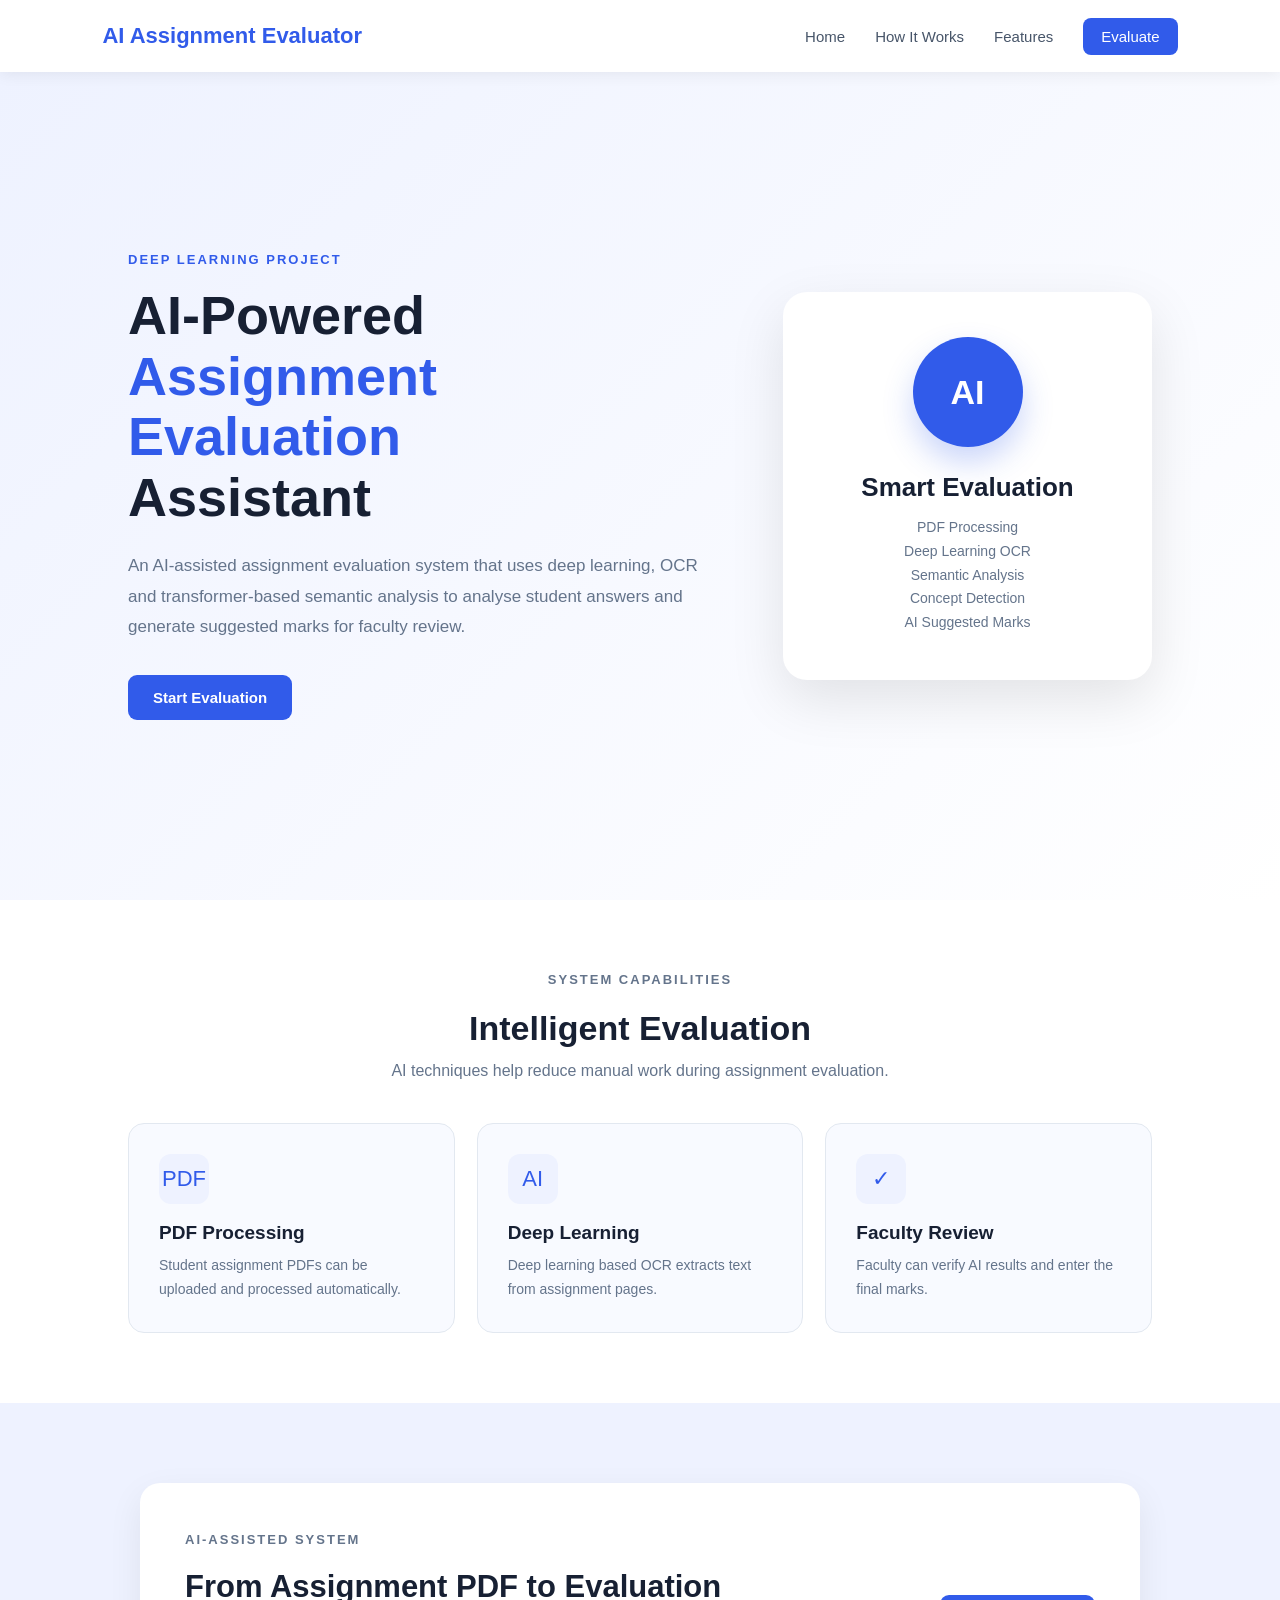
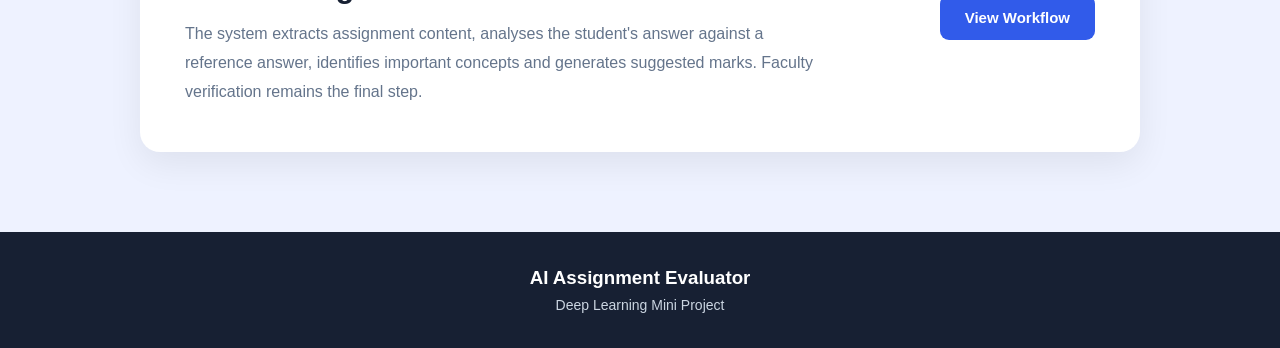
<file: index.html>
<!DOCTYPE html>
<html lang="en">

<head>

    <meta charset="UTF-8">

    <meta name="viewport" content="width=device-width, initial-scale=1.0">

    <title>AI Assignment Evaluator</title>

    <style>

        * {
            margin: 0;
            padding: 0;
            box-sizing: border-box;
        }

        body {
            font-family: Arial, sans-serif;
            background: #f6f8ff;
            color: #172033;
        }

        /* ================= NAVBAR ================= */

        .navbar {
            height: 72px;
            background: white;
            display: flex;
            align-items: center;
            justify-content: space-between;
            padding: 0 8%;
            box-shadow: 0 2px 15px rgba(0, 0, 0, 0.07);
            position: sticky;
            top: 0;
            z-index: 100;
        }

        .logo {
            font-size: 22px;
            font-weight: bold;
            color: #315bea;
        }

        .nav-links {
            display: flex;
            align-items: center;
            gap: 30px;
        }

        .nav-links a {
            text-decoration: none;
            color: #475569;
            font-size: 15px;
            font-weight: 500;
            transition: 0.2s;
        }

        .nav-links a:hover {
            color: #315bea;
        }

        .nav-evaluate {
            background: #315bea;
            color: white !important;
            padding: 10px 18px;
            border-radius: 8px;
        }

        .nav-evaluate:hover {
            background: #2448c7;
        }


        /* ================= HERO ================= */

        .hero {
            min-height: calc(100vh - 72px);
            display: flex;
            align-items: center;
            justify-content: space-between;
            gap: 60px;
            padding: 70px 10%;
            background:
                linear-gradient(
                    135deg,
                    #eef2ff,
                    #ffffff
                );
        }

        .hero-content {
            max-width: 650px;
        }

        .tag {
            color: #315bea;
            font-size: 13px;
            font-weight: bold;
            letter-spacing: 2px;
            margin-bottom: 18px;
        }

        .hero h1 {
            font-size: 54px;
            line-height: 1.12;
            margin-bottom: 24px;
        }

        .hero h1 span {
            display: block;
            color: #315bea;
        }

        .hero-description {
            color: #64748b;
            font-size: 17px;
            line-height: 1.8;
            max-width: 590px;
        }


        /* ================= BUTTONS ================= */

        .hero-buttons {
            display: flex;
            gap: 15px;
            margin-top: 32px;
        }

        .btn {
            display: inline-block;
            padding: 14px 25px;
            border-radius: 9px;
            text-decoration: none;
            border: none;
            cursor: pointer;
            font-size: 15px;
            font-weight: 600;
            transition: 0.2s;
        }

        .primary-btn {
            background: #315bea;
            color: white;
        }

        .primary-btn:hover {
            background: #2448c7;
            transform: translateY(-2px);
        }

        .secondary-btn {
            background: white;
            color: #315bea;
            border: 1px solid #d6def5;
        }

        .secondary-btn:hover {
            background: #eef2ff;
        }


        /* ================= AI CARD ================= */

        .hero-card {
            width: 370px;
            background: white;
            padding: 45px 35px;
            border-radius: 24px;
            text-align: center;
            box-shadow:
                0 20px 55px rgba(0, 0, 0, 0.10);
        }

        .ai-circle {
            width: 110px;
            height: 110px;
            margin: auto auto 25px;
            border-radius: 50%;
            background: #315bea;
            color: white;

            display: flex;
            align-items: center;
            justify-content: center;

            font-size: 34px;
            font-weight: bold;

            box-shadow:
                0 15px 30px rgba(49, 91, 234, 0.25);
        }

        .hero-card h2 {
            font-size: 26px;
            margin-bottom: 13px;
        }

        .hero-card p {
            color: #64748b;
            line-height: 1.7;
            font-size: 14px;
        }


        /* ================= QUICK FEATURES ================= */

        .quick-section {
            background: white;
            padding: 70px 10%;
        }

        .section-title {
            text-align: center;
            margin-bottom: 40px;
        }

        .section-title h2 {
            font-size: 34px;
            margin-bottom: 10px;
        }

        .section-title p {
            color: #64748b;
            line-height: 1.6;
        }

        .quick-grid {
            display: grid;
            grid-template-columns: repeat(3, 1fr);
            gap: 22px;
        }

        .quick-card {
            padding: 30px;
            background: #f8faff;
            border: 1px solid #e2e8f0;
            border-radius: 16px;
            transition: 0.2s;
        }

        .quick-card:hover {
            transform: translateY(-5px);
            box-shadow:
                0 12px 30px rgba(0, 0, 0, 0.07);
        }

        .quick-icon {
            width: 50px;
            height: 50px;
            border-radius: 12px;
            background: #eef2ff;
            color: #315bea;

            display: flex;
            align-items: center;
            justify-content: center;

            font-size: 22px;
            margin-bottom: 18px;
        }

        .quick-card h3 {
            margin-bottom: 10px;
            font-size: 19px;
        }

        .quick-card p {
            color: #64748b;
            font-size: 14px;
            line-height: 1.7;
        }


        /* ================= PROJECT INFO ================= */

        .info-section {
            padding: 80px 10%;
            background: #eef2ff;
        }

        .info-box {
            max-width: 1000px;
            margin: auto;
            background: white;
            border-radius: 20px;
            padding: 45px;

            display: flex;
            align-items: center;
            justify-content: space-between;
            gap: 40px;

            box-shadow:
                0 12px 35px rgba(0, 0, 0, 0.07);
        }

        .info-content {
            max-width: 650px;
        }

        .info-content h2 {
            font-size: 31px;
            margin-bottom: 15px;
        }

        .info-content p {
            color: #64748b;
            line-height: 1.8;
        }

        .info-button {
            white-space: nowrap;
        }


        /* ================= FOOTER ================= */

        footer {
            background: #172033;
            color: white;
            padding: 35px 20px;
            text-align: center;
        }

        footer h3 {
            margin-bottom: 8px;
        }

        footer p {
            color: #cbd5e1;
            font-size: 14px;
        }


        /* ================= RESPONSIVE ================= */

        @media (max-width: 950px) {

            .hero {
                flex-direction: column;
                text-align: center;
            }

            .hero-description {
                margin: auto;
            }

            .hero-buttons {
                justify-content: center;
            }

            .quick-grid {
                grid-template-columns: 1fr 1fr;
            }

            .info-box {
                flex-direction: column;
                text-align: center;
            }

        }


        @media (max-width: 650px) {

            .navbar {
                padding: 0 5%;
            }

            .nav-links {
                gap: 10px;
            }

            .nav-links a {
                font-size: 12px;
            }

            .nav-evaluate {
                padding: 8px 12px;
            }

            .hero {
                padding: 60px 6%;
            }

            .hero h1 {
                font-size: 38px;
            }

            .hero-card {
                width: 100%;
            }

            .hero-buttons {
                flex-direction: column;
            }

            .quick-grid {
                grid-template-columns: 1fr;
            }

            .quick-section,
            .info-section {
                padding: 60px 6%;
            }

            .info-box {
                padding: 30px 20px;
            }

        }

    </style>

</head>


<body>


    <!-- ================= NAVBAR ================= -->

    <nav class="navbar">

        <div class="logo">
            AI Assignment Evaluator
        </div>


        <div class="nav-links">

            <a href="/">
                Home
            </a>

            <a href="/how">
                How It Works
            </a>

            <a href="/features">
                Features
            </a>

            <a
                href="/evaluate"
                class="nav-evaluate"
            >
                Evaluate
            </a>

        </div>

    </nav>



    <!-- ================= HERO ================= -->

    <section class="hero">


        <div class="hero-content">

            <p class="tag">
                DEEP LEARNING PROJECT
            </p>


            <h1>

                AI-Powered

                <span>
                    Assignment Evaluation
                </span>

                Assistant

            </h1>


            <p class="hero-description">

                An AI-assisted assignment evaluation system
                that uses deep learning, OCR and transformer-based
                semantic analysis to analyse student answers
                and generate suggested marks for faculty review.

            </p>


            <div class="hero-buttons">

                <a
                    href="/evaluate"
                    class="btn primary-btn"
                >
                    Start Evaluation
                </a>

            </div>

        </div>



        <!-- ================= AI CARD ================= -->

        <div class="hero-card">

            <div class="ai-circle">
                AI
            </div>


            <h2>
                Smart Evaluation
            </h2>


            <p>
                PDF Processing
                <br>
                Deep Learning OCR
                <br>
                Semantic Analysis
                <br>
                Concept Detection
                <br>
                AI Suggested Marks
            </p>

        </div>


    </section>



    <!-- ================= QUICK FEATURES ================= -->

    <section class="quick-section">


        <div class="section-title">

            <p class="tag">
                SYSTEM CAPABILITIES
            </p>

            <h2>
                Intelligent Evaluation
            </h2>

            <p>
                AI techniques help reduce manual work
                during assignment evaluation.
            </p>

        </div>



        <div class="quick-grid">


            <div class="quick-card">

                <div class="quick-icon">
                    PDF
                </div>

                <h3>
                    PDF Processing
                </h3>

                <p>
                    Student assignment PDFs can be uploaded
                    and processed automatically.
                </p>

            </div>



            <div class="quick-card">

                <div class="quick-icon">
                    AI
                </div>

                <h3>
                    Deep Learning
                </h3>

                <p>
                    Deep learning based OCR extracts text
                    from assignment pages.
                </p>

            </div>



            <div class="quick-card">

                <div class="quick-icon">
                    ✓
                </div>

                <h3>
                    Faculty Review
                </h3>

                <p>
                    Faculty can verify AI results and
                    enter the final marks.
                </p>

            </div>


        </div>

    </section>



    <!-- ================= PROJECT INFO ================= -->

    <section class="info-section">


        <div class="info-box">


            <div class="info-content">

                <p class="tag">
                    AI-ASSISTED SYSTEM
                </p>

                <h2>
                    From Assignment PDF to Evaluation
                </h2>

                <p>

                    The system extracts assignment content,
                    analyses the student's answer against a
                    reference answer, identifies important
                    concepts and generates suggested marks.
                    Faculty verification remains the final step.

                </p>

            </div>


            <a
                href="/how"
                class="btn primary-btn info-button"
            >
                View Workflow
            </a>


        </div>


    </section>



    <!-- ================= FOOTER ================= -->

    <footer>

        <h3>
            AI Assignment Evaluator
        </h3>

        <p>
            Deep Learning Mini Project
        </p>

    </footer>


</body>

</html>
</file>
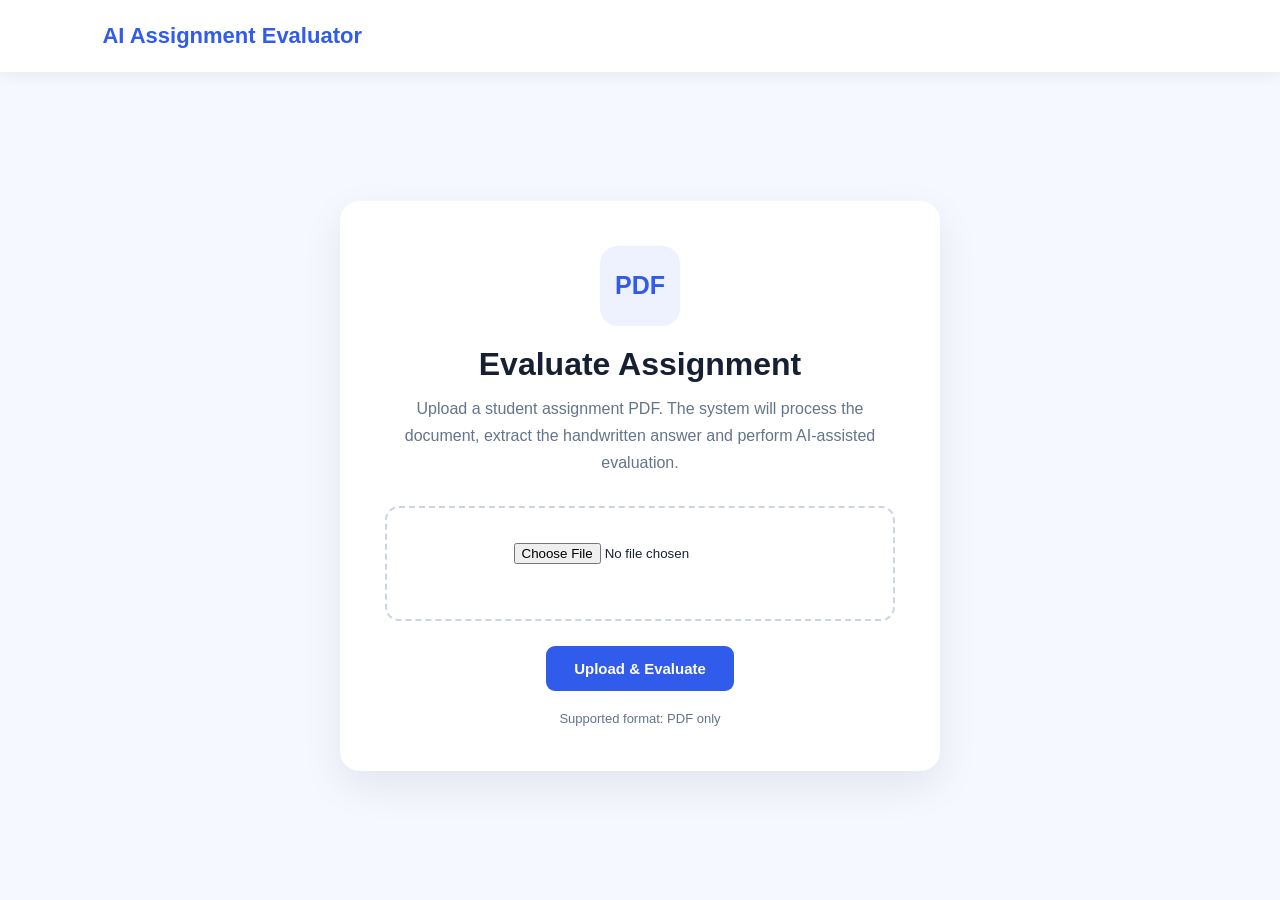
<file: evaluate.html>
<!DOCTYPE html>
<html lang="en">

<head>

    <meta charset="UTF-8">

    <meta name="viewport"
          content="width=device-width, initial-scale=1.0">

    <title>Evaluate Assignment</title>

    <style>

        * {
            margin: 0;
            padding: 0;
            box-sizing: border-box;
        }

        body {
            font-family: Arial, sans-serif;
            background: #f6f8ff;
            color: #172033;
        }

        .navbar {
            height: 72px;
            background: white;
            display: flex;
            align-items: center;
            padding: 0 8%;
            box-shadow: 0 2px 15px rgba(0,0,0,0.07);
        }

        .logo {
            font-size: 22px;
            font-weight: bold;
            color: #315bea;
        }

        .container {
            min-height: calc(100vh - 72px);
            display: flex;
            align-items: center;
            justify-content: center;
            padding: 40px 20px;
        }

        .upload-box {
            width: 600px;
            background: white;
            padding: 45px;
            border-radius: 20px;
            text-align: center;
            box-shadow: 0 15px 40px rgba(0,0,0,0.08);
        }

        .upload-icon {
            width: 80px;
            height: 80px;
            margin: auto auto 20px;
            border-radius: 18px;
            background: #eef2ff;
            color: #315bea;
            display: flex;
            align-items: center;
            justify-content: center;
            font-size: 25px;
            font-weight: bold;
        }

        h1 {
            font-size: 32px;
            margin-bottom: 12px;
        }

        .description {
            color: #64748b;
            line-height: 1.7;
            margin-bottom: 30px;
        }

        .file-box {
            border: 2px dashed #cbd5e1;
            padding: 35px 20px;
            border-radius: 14px;
            margin-bottom: 25px;
        }

        input[type="file"] {
            margin-bottom: 20px;
        }

        .button {
            border: none;
            background: #315bea;
            color: white;
            padding: 14px 28px;
            border-radius: 9px;
            font-size: 15px;
            font-weight: bold;
            cursor: pointer;
        }

        .button:hover {
            background: #2448c7;
        }

        .note {
            margin-top: 20px;
            font-size: 13px;
            color: #64748b;
        }

    </style>

</head>


<body>


    <nav class="navbar">

        <div class="logo">
            AI Assignment Evaluator
        </div>

    </nav>


    <main class="container">


        <div class="upload-box">


            <div class="upload-icon">
                PDF
            </div>


            <h1>
                Evaluate Assignment
            </h1>


            <p class="description">

                Upload a student assignment PDF.
                The system will process the document,
                extract the handwritten answer and
                perform AI-assisted evaluation.

            </p>


            <form
                action="/upload"
                method="POST"
                enctype="multipart/form-data"
            >


                <div class="file-box">

                    <input
                        type="file"
                        name="pdf"
                        accept=".pdf"
                        required
                    >

                </div>


                <button
                    type="submit"
                    class="button"
                >
                    Upload & Evaluate
                </button>


            </form>


            <p class="note">
                Supported format: PDF only
            </p>


        </div>


    </main>


</body>

</html>
</file>
